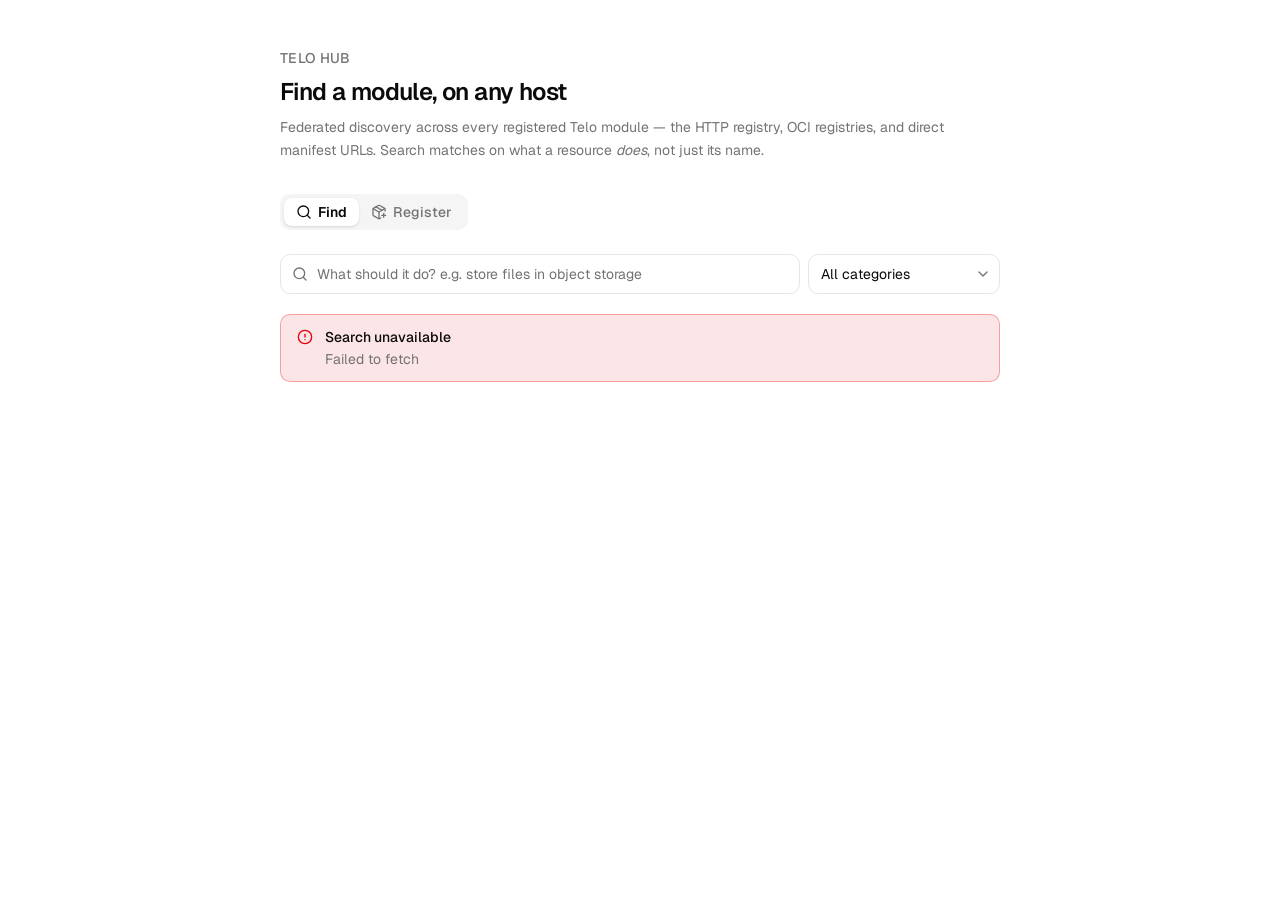
<file: index.html>
<!doctype html>
<html lang="en">
  <head>
    <meta charset="UTF-8" />
    <meta name="viewport" content="width=device-width, initial-scale=1.0" />
    <title>Telo Hub — find a module, on any host</title>
    <meta
      name="description"
      content="Federated discovery across every registered Telo module — search by what a resource does, on the HTTP registry, OCI registries, and direct manifest URLs."
    />
    <link rel="preconnect" href="https://fonts.googleapis.com" />
    <link rel="preconnect" href="https://fonts.gstatic.com" crossorigin />
    <link
      href="https://fonts.googleapis.com/css2?family=Geist:wght@100..900&family=Geist+Mono:wght@100..900&display=swap"
      rel="stylesheet"
    />
    <script type="module" crossorigin src="/assets/index-BsQSoYfR.js"></script>
    <link rel="stylesheet" crossorigin href="/assets/index-DyPN9iXW.css">
  </head>
  <body class="antialiased">
    <div id="root"></div>
  </body>
</html>
</file>
<file: assets/index-DyPN9iXW.css>
/*! tailwindcss v4.2.2 | MIT License | https://tailwindcss.com */@layer properties{@supports (((-webkit-hyphens:none)) and (not (margin-trim:inline))) or ((-moz-orient:inline) and (not (color:rgb(from red r g b)))){*,:before,:after,::backdrop{--tw-translate-x:0;--tw-translate-y:0;--tw-translate-z:0;--tw-border-style:solid;--tw-leading:initial;--tw-font-weight:initial;--tw-tracking:initial;--tw-ordinal:initial;--tw-slashed-zero:initial;--tw-numeric-figure:initial;--tw-numeric-spacing:initial;--tw-numeric-fraction:initial;--tw-shadow:0 0 #0000;--tw-shadow-color:initial;--tw-shadow-alpha:100%;--tw-inset-shadow:0 0 #0000;--tw-inset-shadow-color:initial;--tw-inset-shadow-alpha:100%;--tw-ring-color:initial;--tw-ring-shadow:0 0 #0000;--tw-inset-ring-color:initial;--tw-inset-ring-shadow:0 0 #0000;--tw-ring-inset:initial;--tw-ring-offset-width:0px;--tw-ring-offset-color:#fff;--tw-ring-offset-shadow:0 0 #0000;--tw-outline-style:solid;--tw-blur:initial;--tw-brightness:initial;--tw-contrast:initial;--tw-grayscale:initial;--tw-hue-rotate:initial;--tw-invert:initial;--tw-opacity:initial;--tw-saturate:initial;--tw-sepia:initial;--tw-drop-shadow:initial;--tw-drop-shadow-color:initial;--tw-drop-shadow-alpha:100%;--tw-drop-shadow-size:initial;--tw-duration:initial;--tw-backdrop-blur:initial;--tw-backdrop-brightness:initial;--tw-backdrop-contrast:initial;--tw-backdrop-grayscale:initial;--tw-backdrop-hue-rotate:initial;--tw-backdrop-invert:initial;--tw-backdrop-opacity:initial;--tw-backdrop-saturate:initial;--tw-backdrop-sepia:initial;--tw-animation-delay:0s;--tw-animation-direction:normal;--tw-animation-duration:initial;--tw-animation-fill-mode:none;--tw-animation-iteration-count:1;--tw-enter-blur:0;--tw-enter-opacity:1;--tw-enter-rotate:0;--tw-enter-scale:1;--tw-enter-translate-x:0;--tw-enter-translate-y:0;--tw-exit-blur:0;--tw-exit-opacity:1;--tw-exit-rotate:0;--tw-exit-scale:1;--tw-exit-translate-x:0;--tw-exit-translate-y:0}}}@layer theme{:root,:host{--font-sans:var(--font-geist-sans);--color-black:#000;--spacing:.25rem;--container-md:28rem;--container-2xl:42rem;--container-3xl:48rem;--text-xs:.75rem;--text-xs--line-height:calc(1 / .75);--text-sm:.875rem;--text-sm--line-height:calc(1.25 / .875);--text-base:1rem;--text-base--line-height: 1.5 ;--text-2xl:1.5rem;--text-2xl--line-height:calc(2 / 1.5);--font-weight-medium:500;--font-weight-semibold:600;--tracking-tight:-.025em;--tracking-wide:.025em;--leading-snug:1.375;--leading-relaxed:1.625;--animate-spin:spin 1s linear infinite;--blur-xs:4px;--default-transition-duration:.15s;--default-transition-timing-function:cubic-bezier(.4, 0, .2, 1);--default-font-family:var(--font-geist-sans);--default-mono-font-family:var(--font-geist-mono)}}@layer base{*,:after,:before,::backdrop{box-sizing:border-box;border:0 solid;margin:0;padding:0}::file-selector-button{box-sizing:border-box;border:0 solid;margin:0;padding:0}html,:host{-webkit-text-size-adjust:100%;-moz-tab-size:4;tab-size:4;line-height:1.5;font-family:var(--default-font-family,ui-sans-serif, system-ui, sans-serif, "Apple Color Emoji", "Segoe UI Emoji", "Segoe UI Symbol", "Noto Color Emoji");font-feature-settings:var(--default-font-feature-settings,normal);font-variation-settings:var(--default-font-variation-settings,normal);-webkit-tap-highlight-color:transparent}hr{height:0;color:inherit;border-top-width:1px}abbr:where([title]){-webkit-text-decoration:underline dotted;text-decoration:underline dotted}h1,h2,h3,h4,h5,h6{font-size:inherit;font-weight:inherit}a{color:inherit;-webkit-text-decoration:inherit;text-decoration:inherit}b,strong{font-weight:bolder}code,kbd,samp,pre{font-family:var(--default-mono-font-family,ui-monospace, SFMono-Regular, Menlo, Monaco, Consolas, "Liberation Mono", "Courier New", monospace);font-feature-settings:var(--default-mono-font-feature-settings,normal);font-variation-settings:var(--default-mono-font-variation-settings,normal);font-size:1em}small{font-size:80%}sub,sup{vertical-align:baseline;font-size:75%;line-height:0;position:relative}sub{bottom:-.25em}sup{top:-.5em}table{text-indent:0;border-color:inherit;border-collapse:collapse}:-moz-focusring{outline:auto}progress{vertical-align:baseline}summary{display:list-item}ol,ul,menu{list-style:none}img,svg,video,canvas,audio,iframe,embed,object{vertical-align:middle;display:block}img,video{max-width:100%;height:auto}button,input,select,optgroup,textarea{font:inherit;font-feature-settings:inherit;font-variation-settings:inherit;letter-spacing:inherit;color:inherit;opacity:1;background-color:#0000;border-radius:0}::file-selector-button{font:inherit;font-feature-settings:inherit;font-variation-settings:inherit;letter-spacing:inherit;color:inherit;opacity:1;background-color:#0000;border-radius:0}:where(select:is([multiple],[size])) optgroup{font-weight:bolder}:where(select:is([multiple],[size])) optgroup option{padding-inline-start:20px}::file-selector-button{margin-inline-end:4px}::placeholder{opacity:1}@supports (not ((-webkit-appearance:-apple-pay-button))) or (contain-intrinsic-size:1px){::placeholder{color:currentColor}@supports (color:color-mix(in lab,red,red)){::placeholder{color:color-mix(in oklab,currentcolor 50%,transparent)}}}textarea{resize:vertical}::-webkit-search-decoration{-webkit-appearance:none}::-webkit-date-and-time-value{min-height:1lh;text-align:inherit}::-webkit-datetime-edit{display:inline-flex}::-webkit-datetime-edit-fields-wrapper{padding:0}::-webkit-datetime-edit{padding-block:0}::-webkit-datetime-edit-year-field{padding-block:0}::-webkit-datetime-edit-month-field{padding-block:0}::-webkit-datetime-edit-day-field{padding-block:0}::-webkit-datetime-edit-hour-field{padding-block:0}::-webkit-datetime-edit-minute-field{padding-block:0}::-webkit-datetime-edit-second-field{padding-block:0}::-webkit-datetime-edit-millisecond-field{padding-block:0}::-webkit-datetime-edit-meridiem-field{padding-block:0}::-webkit-calendar-picker-indicator{line-height:1}:-moz-ui-invalid{box-shadow:none}button,input:where([type=button],[type=reset],[type=submit]){-webkit-appearance:button;-moz-appearance:button;appearance:button}::file-selector-button{-webkit-appearance:button;-moz-appearance:button;appearance:button}::-webkit-inner-spin-button{height:auto}::-webkit-outer-spin-button{height:auto}[hidden]:where(:not([hidden=until-found])){display:none!important}}@layer components;@layer utilities{.pointer-events-none{pointer-events:none}.sr-only{clip-path:inset(50%);white-space:nowrap;border-width:0;width:1px;height:1px;margin:-1px;padding:0;position:absolute;overflow:hidden}.absolute{position:absolute}.fixed{position:fixed}.relative{position:relative}.static{position:static}.inset-0{inset:calc(var(--spacing) * 0)}.inset-y-0{inset-block:calc(var(--spacing) * 0)}.start{inset-inline-start:var(--spacing)}.top-1\/2{top:50%}.top-3{top:calc(var(--spacing) * 3)}.right-0{right:calc(var(--spacing) * 0)}.right-2{right:calc(var(--spacing) * 2)}.right-3{right:calc(var(--spacing) * 3)}.left-3{left:calc(var(--spacing) * 3)}.isolate{isolation:isolate}.z-10{z-index:10}.z-50{z-index:50}.-mx-1{margin-inline:calc(var(--spacing) * -1)}.mx-auto{margin-inline:auto}.my-1{margin-block:calc(var(--spacing) * 1)}.mt-0\.5{margin-top:calc(var(--spacing) * .5)}.mt-1{margin-top:calc(var(--spacing) * 1)}.-ml-2{margin-left:calc(var(--spacing) * -2)}.ml-auto{margin-left:auto}.line-clamp-2{-webkit-line-clamp:2;-webkit-box-orient:vertical;display:-webkit-box;overflow:hidden}.block{display:block}.contents{display:contents}.flex{display:flex}.grid{display:grid}.inline{display:inline}.inline-flex{display:inline-flex}.size-3{width:calc(var(--spacing) * 3);height:calc(var(--spacing) * 3)}.size-3\.5{width:calc(var(--spacing) * 3.5);height:calc(var(--spacing) * 3.5)}.size-4{width:calc(var(--spacing) * 4);height:calc(var(--spacing) * 4)}.size-9{width:calc(var(--spacing) * 9);height:calc(var(--spacing) * 9)}.h-8{height:calc(var(--spacing) * 8)}.h-9{height:calc(var(--spacing) * 9)}.h-10{height:calc(var(--spacing) * 10)}.h-full{height:100%}.h-px{height:1px}.max-h-\(--radix-select-content-available-height\){max-height:var(--radix-select-content-available-height)}.min-h-dvh{min-height:100dvh}.w-72{width:calc(var(--spacing) * 72)}.w-fit{width:fit-content}.w-full{width:100%}.max-w-2xl{max-width:var(--container-2xl)}.max-w-3xl{max-width:var(--container-3xl)}.max-w-\[min\(20rem\,calc\(100vw-2rem\)\)\]{max-width:min(20rem,100vw - 2rem)}.max-w-md{max-width:var(--container-md)}.min-w-0{min-width:calc(var(--spacing) * 0)}.min-w-36{min-width:calc(var(--spacing) * 36)}.flex-1{flex:1}.shrink{flex-shrink:1}.shrink-0{flex-shrink:0}.origin-\(--radix-popover-content-transform-origin\){transform-origin:var(--radix-popover-content-transform-origin)}.origin-\(--radix-select-content-transform-origin\){transform-origin:var(--radix-select-content-transform-origin)}.-translate-y-1\/2{--tw-translate-y: -50% ;translate:var(--tw-translate-x) var(--tw-translate-y)}.animate-spin{animation:var(--animate-spin)}.cursor-default{cursor:default}.cursor-pointer{cursor:pointer}.scroll-my-1{scroll-margin-block:calc(var(--spacing) * 1)}.flex-col{flex-direction:column}.flex-wrap{flex-wrap:wrap}.place-content-center{place-content:center}.items-baseline{align-items:baseline}.items-center{align-items:center}.items-start{align-items:flex-start}.justify-between{justify-content:space-between}.justify-center{justify-content:center}.gap-0\.5{gap:calc(var(--spacing) * .5)}.gap-1{gap:calc(var(--spacing) * 1)}.gap-1\.5{gap:calc(var(--spacing) * 1.5)}.gap-2{gap:calc(var(--spacing) * 2)}.gap-2\.5{gap:calc(var(--spacing) * 2.5)}.gap-3{gap:calc(var(--spacing) * 3)}.gap-4{gap:calc(var(--spacing) * 4)}.gap-5{gap:calc(var(--spacing) * 5)}.gap-6{gap:calc(var(--spacing) * 6)}.gap-8{gap:calc(var(--spacing) * 8)}.gap-x-1\.5{column-gap:calc(var(--spacing) * 1.5)}.gap-x-2{column-gap:calc(var(--spacing) * 2)}.gap-x-3{column-gap:calc(var(--spacing) * 3)}.gap-x-4{column-gap:calc(var(--spacing) * 4)}.gap-y-1{row-gap:calc(var(--spacing) * 1)}.gap-y-1\.5{row-gap:calc(var(--spacing) * 1.5)}.self-start{align-self:flex-start}.truncate{text-overflow:ellipsis;white-space:nowrap;overflow:hidden}.overflow-x-auto{overflow-x:auto}.overflow-x-hidden{overflow-x:hidden}.overflow-y-auto{overflow-y:auto}.rounded{border-radius:.25rem}.rounded-\[4px\]{border-radius:4px}.rounded-lg{border-radius:var(--radius)}.rounded-md{border-radius:calc(var(--radius) - 2px)}.border{border-style:var(--tw-border-style);border-width:1px}.border-l{border-left-style:var(--tw-border-style);border-left-width:1px}.border-l-2{border-left-style:var(--tw-border-style);border-left-width:2px}.border-border{border-color:var(--border)}.border-destructive\/30{border-color:var(--destructive)}@supports (color:color-mix(in lab,red,red)){.border-destructive\/30{border-color:color-mix(in oklab,var(--destructive) 30%,transparent)}}.border-input{border-color:var(--input)}.border-muted{border-color:var(--muted)}.border-success\/30{border-color:var(--success)}@supports (color:color-mix(in lab,red,red)){.border-success\/30{border-color:color-mix(in oklab,var(--success) 30%,transparent)}}.border-transparent{border-color:#0000}.bg-background{background-color:var(--background)}.bg-black\/10{background-color:#0000001a}@supports (color:color-mix(in lab,red,red)){.bg-black\/10{background-color:color-mix(in oklab,var(--color-black) 10%,transparent)}}.bg-border{background-color:var(--border)}.bg-destructive\/10{background-color:var(--destructive)}@supports (color:color-mix(in lab,red,red)){.bg-destructive\/10{background-color:color-mix(in oklab,var(--destructive) 10%,transparent)}}.bg-muted{background-color:var(--muted)}.bg-popover{background-color:var(--popover)}.bg-primary,.bg-primary\/10{background-color:var(--primary)}@supports (color:color-mix(in lab,red,red)){.bg-primary\/10{background-color:color-mix(in oklab,var(--primary) 10%,transparent)}}.bg-secondary{background-color:var(--secondary)}.bg-success\/10{background-color:var(--success)}@supports (color:color-mix(in lab,red,red)){.bg-success\/10{background-color:color-mix(in oklab,var(--success) 10%,transparent)}}.bg-transparent{background-color:#0000}.bg-clip-padding{background-clip:padding-box}.p-1{padding:calc(var(--spacing) * 1)}.p-2\.5{padding:calc(var(--spacing) * 2.5)}.p-5{padding:calc(var(--spacing) * 5)}.px-1{padding-inline:calc(var(--spacing) * 1)}.px-1\.5{padding-inline:calc(var(--spacing) * 1.5)}.px-3{padding-inline:calc(var(--spacing) * 3)}.px-3\.5{padding-inline:calc(var(--spacing) * 3.5)}.px-4{padding-inline:calc(var(--spacing) * 4)}.px-6{padding-inline:calc(var(--spacing) * 6)}.py-0\.5{padding-block:calc(var(--spacing) * .5)}.py-1{padding-block:calc(var(--spacing) * 1)}.py-1\.5{padding-block:calc(var(--spacing) * 1.5)}.py-2{padding-block:calc(var(--spacing) * 2)}.py-3{padding-block:calc(var(--spacing) * 3)}.py-6{padding-block:calc(var(--spacing) * 6)}.py-12{padding-block:calc(var(--spacing) * 12)}.pt-0\.5{padding-top:calc(var(--spacing) * .5)}.pt-1{padding-top:calc(var(--spacing) * 1)}.pr-2{padding-right:calc(var(--spacing) * 2)}.pr-8{padding-right:calc(var(--spacing) * 8)}.pr-10{padding-right:calc(var(--spacing) * 10)}.pl-1\.5{padding-left:calc(var(--spacing) * 1.5)}.pl-3{padding-left:calc(var(--spacing) * 3)}.pl-9{padding-left:calc(var(--spacing) * 9)}.text-left{text-align:left}.font-mono{font-family:var(--font-geist-mono)}.text-2xl{font-size:var(--text-2xl);line-height:var(--tw-leading,var(--text-2xl--line-height))}.text-base{font-size:var(--text-base);line-height:var(--tw-leading,var(--text-base--line-height))}.text-sm{font-size:var(--text-sm);line-height:var(--tw-leading,var(--text-sm--line-height))}.text-xs{font-size:var(--text-xs);line-height:var(--tw-leading,var(--text-xs--line-height))}.text-\[0\.8rem\]{font-size:.8rem}.text-\[11px\]{font-size:11px}.leading-relaxed{--tw-leading:var(--leading-relaxed);line-height:var(--leading-relaxed)}.leading-snug{--tw-leading:var(--leading-snug);line-height:var(--leading-snug)}.font-medium{--tw-font-weight:var(--font-weight-medium);font-weight:var(--font-weight-medium)}.font-semibold{--tw-font-weight:var(--font-weight-semibold);font-weight:var(--font-weight-semibold)}.tracking-tight{--tw-tracking:var(--tracking-tight);letter-spacing:var(--tracking-tight)}.tracking-wide{--tw-tracking:var(--tracking-wide);letter-spacing:var(--tracking-wide)}.break-all{word-break:break-all}.whitespace-nowrap{white-space:nowrap}.text-current{color:currentColor}.text-destructive{color:var(--destructive)}.text-foreground{color:var(--foreground)}.text-muted-foreground{color:var(--muted-foreground)}.text-popover-foreground{color:var(--popover-foreground)}.text-primary{color:var(--primary)}.text-primary-foreground{color:var(--primary-foreground)}.text-secondary-foreground{color:var(--secondary-foreground)}.text-success{color:var(--success)}.uppercase{text-transform:uppercase}.tabular-nums{--tw-numeric-spacing:tabular-nums;font-variant-numeric:var(--tw-ordinal,) var(--tw-slashed-zero,) var(--tw-numeric-figure,) var(--tw-numeric-spacing,) var(--tw-numeric-fraction,)}.underline-offset-2{text-underline-offset:2px}.underline-offset-4{text-underline-offset:4px}.antialiased{-webkit-font-smoothing:antialiased;-moz-osx-font-smoothing:grayscale}.opacity-70{opacity:.7}.shadow-lg{--tw-shadow:0 10px 15px -3px var(--tw-shadow-color,#0000001a), 0 4px 6px -4px var(--tw-shadow-color,#0000001a);box-shadow:var(--tw-inset-shadow),var(--tw-inset-ring-shadow),var(--tw-ring-offset-shadow),var(--tw-ring-shadow),var(--tw-shadow)}.shadow-md{--tw-shadow:0 4px 6px -1px var(--tw-shadow-color,#0000001a), 0 2px 4px -2px var(--tw-shadow-color,#0000001a);box-shadow:var(--tw-inset-shadow),var(--tw-inset-ring-shadow),var(--tw-ring-offset-shadow),var(--tw-ring-shadow),var(--tw-shadow)}.ring-1{--tw-ring-shadow:var(--tw-ring-inset,) 0 0 0 calc(1px + var(--tw-ring-offset-width)) var(--tw-ring-color,currentcolor);box-shadow:var(--tw-inset-shadow),var(--tw-inset-ring-shadow),var(--tw-ring-offset-shadow),var(--tw-ring-shadow),var(--tw-shadow)}.ring-foreground\/10{--tw-ring-color:var(--foreground)}@supports (color:color-mix(in lab,red,red)){.ring-foreground\/10{--tw-ring-color:color-mix(in oklab, var(--foreground) 10%, transparent)}}.outline-hidden{--tw-outline-style:none;outline-style:none}@media(forced-colors:active){.outline-hidden{outline-offset:2px;outline:2px solid #0000}}.outline{outline-style:var(--tw-outline-style);outline-width:1px}.filter{filter:var(--tw-blur,) var(--tw-brightness,) var(--tw-contrast,) var(--tw-grayscale,) var(--tw-hue-rotate,) var(--tw-invert,) var(--tw-saturate,) var(--tw-sepia,) var(--tw-drop-shadow,)}.transition-all{transition-property:all;transition-timing-function:var(--tw-ease,var(--default-transition-timing-function));transition-duration:var(--tw-duration,var(--default-transition-duration))}.transition-colors{transition-property:color,background-color,border-color,outline-color,text-decoration-color,fill,stroke,--tw-gradient-from,--tw-gradient-via,--tw-gradient-to;transition-timing-function:var(--tw-ease,var(--default-transition-timing-function));transition-duration:var(--tw-duration,var(--default-transition-duration))}.transition-transform{transition-property:transform,translate,scale,rotate;transition-timing-function:var(--tw-ease,var(--default-transition-timing-function));transition-duration:var(--tw-duration,var(--default-transition-duration))}.transition-none{transition-property:none}.duration-100{--tw-duration:.1s;transition-duration:.1s}.duration-150{--tw-duration:.15s;transition-duration:.15s}.duration-200{--tw-duration:.2s;transition-duration:.2s}.outline-none{--tw-outline-style:none;outline-style:none}.select-none{-webkit-user-select:none;user-select:none}.running{animation-play-state:running}.group-data-\[state\=open\]\:rotate-90:is(:where(.group)[data-state=open] *){rotate:90deg}.placeholder\:text-muted-foreground::placeholder{color:var(--muted-foreground)}@media(hover:hover){.hover\:bg-muted:hover,.hover\:bg-muted\/60:hover{background-color:var(--muted)}@supports (color:color-mix(in lab,red,red)){.hover\:bg-muted\/60:hover{background-color:color-mix(in oklab,var(--muted) 60%,transparent)}}.hover\:bg-primary\/80:hover{background-color:var(--primary)}@supports (color:color-mix(in lab,red,red)){.hover\:bg-primary\/80:hover{background-color:color-mix(in oklab,var(--primary) 80%,transparent)}}.hover\:bg-secondary\/80:hover{background-color:var(--secondary)}@supports (color:color-mix(in lab,red,red)){.hover\:bg-secondary\/80:hover{background-color:color-mix(in oklab,var(--secondary) 80%,transparent)}}.hover\:text-foreground:hover{color:var(--foreground)}.hover\:underline:hover{text-decoration-line:underline}}.focus\:bg-muted:focus{background-color:var(--muted)}.focus\:text-foreground:focus{color:var(--foreground)}.focus-visible\:border-ring:focus-visible{border-color:var(--ring)}.focus-visible\:underline:focus-visible{text-decoration-line:underline}.focus-visible\:ring-2:focus-visible{--tw-ring-shadow:var(--tw-ring-inset,) 0 0 0 calc(2px + var(--tw-ring-offset-width)) var(--tw-ring-color,currentcolor);box-shadow:var(--tw-inset-shadow),var(--tw-inset-ring-shadow),var(--tw-ring-offset-shadow),var(--tw-ring-shadow),var(--tw-shadow)}.focus-visible\:ring-3:focus-visible{--tw-ring-shadow:var(--tw-ring-inset,) 0 0 0 calc(3px + var(--tw-ring-offset-width)) var(--tw-ring-color,currentcolor);box-shadow:var(--tw-inset-shadow),var(--tw-inset-ring-shadow),var(--tw-ring-offset-shadow),var(--tw-ring-shadow),var(--tw-shadow)}.focus-visible\:ring-ring\/50:focus-visible{--tw-ring-color:var(--ring)}@supports (color:color-mix(in lab,red,red)){.focus-visible\:ring-ring\/50:focus-visible{--tw-ring-color:color-mix(in oklab, var(--ring) 50%, transparent)}}.focus-visible\:outline-none:focus-visible{--tw-outline-style:none;outline-style:none}.disabled\:pointer-events-none:disabled{pointer-events:none}.disabled\:cursor-not-allowed:disabled{cursor:not-allowed}.disabled\:opacity-50:disabled{opacity:.5}.has-focus-visible\:bg-muted\/60:has(:focus-visible){background-color:var(--muted)}@supports (color:color-mix(in lab,red,red)){.has-focus-visible\:bg-muted\/60:has(:focus-visible){background-color:color-mix(in oklab,var(--muted) 60%,transparent)}}.data-closed\:animate-out[data-closed]{animation:exit var(--tw-animation-duration,var(--tw-duration,.15s))var(--tw-ease,ease)var(--tw-animation-delay,0s)var(--tw-animation-iteration-count,1)var(--tw-animation-direction,normal)var(--tw-animation-fill-mode,none)}.data-closed\:fade-out-0[data-closed]{--tw-exit-opacity:0}.data-closed\:zoom-out-95[data-closed]{--tw-exit-scale:.95}.data-disabled\:pointer-events-none[data-disabled]{pointer-events:none}.data-disabled\:opacity-50[data-disabled]{opacity:.5}.data-open\:animate-in[data-open]{animation:enter var(--tw-animation-duration,var(--tw-duration,.15s))var(--tw-ease,ease)var(--tw-animation-delay,0s)var(--tw-animation-iteration-count,1)var(--tw-animation-direction,normal)var(--tw-animation-fill-mode,none)}.data-open\:fade-in-0[data-open]{--tw-enter-opacity:0}.data-open\:zoom-in-95[data-open]{--tw-enter-scale:.95}.data-placeholder\:text-muted-foreground[data-placeholder]{color:var(--muted-foreground)}.data-\[position\=popper\]\:w-full[data-position=popper]{width:100%}.data-\[position\=popper\]\:min-w-\(--radix-select-trigger-width\)[data-position=popper]{min-width:var(--radix-select-trigger-width)}.data-\[side\=bottom\]\:translate-y-1[data-side=bottom]{--tw-translate-y:calc(var(--spacing) * 1);translate:var(--tw-translate-x) var(--tw-translate-y)}.data-\[side\=bottom\]\:slide-in-from-top-2[data-side=bottom]{--tw-enter-translate-y:calc(2*var(--spacing)*-1)}.data-\[side\=left\]\:slide-in-from-right-2[data-side=left]{--tw-enter-translate-x:calc(2*var(--spacing))}.data-\[side\=right\]\:slide-in-from-left-2[data-side=right]{--tw-enter-translate-x:calc(2*var(--spacing)*-1)}.data-\[side\=top\]\:-translate-y-1[data-side=top]{--tw-translate-y:calc(var(--spacing) * -1);translate:var(--tw-translate-x) var(--tw-translate-y)}.data-\[side\=top\]\:slide-in-from-bottom-2[data-side=top]{--tw-enter-translate-y:calc(2*var(--spacing))}.data-\[size\=default\]\:h-10[data-size=default]{height:calc(var(--spacing) * 10)}.data-\[size\=sm\]\:h-8[data-size=sm]{height:calc(var(--spacing) * 8)}:is(.\*\:data-\[slot\=select-value\]\:line-clamp-1>*)[data-slot=select-value]{-webkit-line-clamp:1;-webkit-box-orient:vertical;display:-webkit-box;overflow:hidden}:is(.\*\:data-\[slot\=select-value\]\:flex>*)[data-slot=select-value]{display:flex}:is(.\*\:data-\[slot\=select-value\]\:items-center>*)[data-slot=select-value]{align-items:center}:is(.\*\:data-\[slot\=select-value\]\:gap-1\.5>*)[data-slot=select-value]{gap:calc(var(--spacing) * 1.5)}.data-\[state\=active\]\:bg-background[data-state=active]{background-color:var(--background)}.data-\[state\=active\]\:font-semibold[data-state=active]{--tw-font-weight:var(--font-weight-semibold);font-weight:var(--font-weight-semibold)}.data-\[state\=active\]\:text-foreground[data-state=active]{color:var(--foreground)}.data-\[state\=active\]\:shadow-sm[data-state=active]{--tw-shadow:0 1px 3px 0 var(--tw-shadow-color,#0000001a), 0 1px 2px -1px var(--tw-shadow-color,#0000001a);box-shadow:var(--tw-inset-shadow),var(--tw-inset-ring-shadow),var(--tw-ring-offset-shadow),var(--tw-ring-shadow),var(--tw-shadow)}.data-\[state\=checked\]\:border-primary[data-state=checked]{border-color:var(--primary)}.data-\[state\=checked\]\:bg-primary[data-state=checked]{background-color:var(--primary)}.data-\[state\=checked\]\:text-primary-foreground[data-state=checked]{color:var(--primary-foreground)}.data-\[state\=closed\]\:animate-out[data-state=closed]{animation:exit var(--tw-animation-duration,var(--tw-duration,.15s))var(--tw-ease,ease)var(--tw-animation-delay,0s)var(--tw-animation-iteration-count,1)var(--tw-animation-direction,normal)var(--tw-animation-fill-mode,none)}.data-\[state\=closed\]\:fade-out-0[data-state=closed]{--tw-exit-opacity:0}.data-\[state\=closed\]\:slide-out-to-right[data-state=closed]{--tw-exit-translate-x:100%}.data-\[state\=open\]\:animate-in[data-state=open]{animation:enter var(--tw-animation-duration,var(--tw-duration,.15s))var(--tw-ease,ease)var(--tw-animation-delay,0s)var(--tw-animation-iteration-count,1)var(--tw-animation-direction,normal)var(--tw-animation-fill-mode,none)}.data-\[state\=open\]\:fade-in-0[data-state=open]{--tw-enter-opacity:0}.data-\[state\=open\]\:slide-in-from-right[data-state=open]{--tw-enter-translate-x:100%}@supports ((-webkit-backdrop-filter:var(--tw)) or (backdrop-filter:var(--tw))){.supports-backdrop-filter\:backdrop-blur-xs{--tw-backdrop-blur:blur(var(--blur-xs));-webkit-backdrop-filter:var(--tw-backdrop-blur,) var(--tw-backdrop-brightness,) var(--tw-backdrop-contrast,) var(--tw-backdrop-grayscale,) var(--tw-backdrop-hue-rotate,) var(--tw-backdrop-invert,) var(--tw-backdrop-opacity,) var(--tw-backdrop-saturate,) var(--tw-backdrop-sepia,);backdrop-filter:var(--tw-backdrop-blur,) var(--tw-backdrop-brightness,) var(--tw-backdrop-contrast,) var(--tw-backdrop-grayscale,) var(--tw-backdrop-hue-rotate,) var(--tw-backdrop-invert,) var(--tw-backdrop-opacity,) var(--tw-backdrop-saturate,) var(--tw-backdrop-sepia,)}}@media(min-width:40rem){.sm\:w-48{width:calc(var(--spacing) * 48)}.sm\:flex-row{flex-direction:row}}@media(min-width:48rem){.md\:text-sm{font-size:var(--text-sm);line-height:var(--tw-leading,var(--text-sm--line-height))}}.dark\:border-input:is(.dark *){border-color:var(--input)}.dark\:bg-input\/30:is(.dark *){background-color:var(--input)}@supports (color:color-mix(in lab,red,red)){.dark\:bg-input\/30:is(.dark *){background-color:color-mix(in oklab,var(--input) 30%,transparent)}}@media(hover:hover){.dark\:hover\:bg-input\/50:is(.dark *):hover{background-color:var(--input)}@supports (color:color-mix(in lab,red,red)){.dark\:hover\:bg-input\/50:is(.dark *):hover{background-color:color-mix(in oklab,var(--input) 50%,transparent)}}.dark\:hover\:bg-muted\/50:is(.dark *):hover{background-color:var(--muted)}@supports (color:color-mix(in lab,red,red)){.dark\:hover\:bg-muted\/50:is(.dark *):hover{background-color:color-mix(in oklab,var(--muted) 50%,transparent)}}}.\[\&_svg\]\:pointer-events-none svg{pointer-events:none}.\[\&_svg\]\:shrink-0 svg{flex-shrink:0}.\[\&_svg\:not\(\[class\*\=\'size-\'\]\)\]\:size-4 svg:not([class*=size-]){width:calc(var(--spacing) * 4);height:calc(var(--spacing) * 4)}.\[\&\>svg\]\:size-3\.5>svg{width:calc(var(--spacing) * 3.5);height:calc(var(--spacing) * 3.5)}}@property --tw-animation-delay{syntax:"*";inherits:false;initial-value:0s}@property --tw-animation-direction{syntax:"*";inherits:false;initial-value:normal}@property --tw-animation-duration{syntax:"*";inherits:false}@property --tw-animation-fill-mode{syntax:"*";inherits:false;initial-value:none}@property --tw-animation-iteration-count{syntax:"*";inherits:false;initial-value:1}@property --tw-enter-blur{syntax:"*";inherits:false;initial-value:0}@property --tw-enter-opacity{syntax:"*";inherits:false;initial-value:1}@property --tw-enter-rotate{syntax:"*";inherits:false;initial-value:0}@property --tw-enter-scale{syntax:"*";inherits:false;initial-value:1}@property --tw-enter-translate-x{syntax:"*";inherits:false;initial-value:0}@property --tw-enter-translate-y{syntax:"*";inherits:false;initial-value:0}@property --tw-exit-blur{syntax:"*";inherits:false;initial-value:0}@property --tw-exit-opacity{syntax:"*";inherits:false;initial-value:1}@property --tw-exit-rotate{syntax:"*";inherits:false;initial-value:0}@property --tw-exit-scale{syntax:"*";inherits:false;initial-value:1}@property --tw-exit-translate-x{syntax:"*";inherits:false;initial-value:0}@property --tw-exit-translate-y{syntax:"*";inherits:false;initial-value:0}:root{--font-geist-sans:"Geist", sans-serif;--font-geist-mono:"Geist Mono", monospace;--radius:.625rem;--background:oklch(100% 0 0);--foreground:oklch(14.5% 0 0);--card:oklch(100% 0 0);--card-foreground:oklch(14.5% 0 0);--popover:oklch(100% 0 0);--popover-foreground:oklch(14.5% 0 0);--primary:oklch(20.5% 0 0);--primary-foreground:oklch(98.5% 0 0);--secondary:oklch(97% 0 0);--secondary-foreground:oklch(20.5% 0 0);--muted:oklch(97% 0 0);--muted-foreground:oklch(55.6% 0 0);--accent:oklch(97% 0 0);--accent-foreground:oklch(20.5% 0 0);--destructive:oklch(57.7% .245 27.325);--success:oklch(52% .13 150);--border:oklch(92.2% 0 0);--input:oklch(92.2% 0 0);--ring:oklch(70.8% 0 0)}.dark{--background:oklch(14.5% 0 0);--foreground:oklch(98.5% 0 0);--card:oklch(18.5% 0 0);--card-foreground:oklch(98.5% 0 0);--popover:oklch(14.5% 0 0);--popover-foreground:oklch(98.5% 0 0);--primary:oklch(98.5% 0 0);--primary-foreground:oklch(20.5% 0 0);--secondary:oklch(26.9% 0 0);--secondary-foreground:oklch(98.5% 0 0);--muted:oklch(26.9% 0 0);--muted-foreground:oklch(70.8% 0 0);--accent:oklch(26.9% 0 0);--accent-foreground:oklch(98.5% 0 0);--destructive:oklch(70.4% .191 22.216);--success:oklch(70% .14 155);--border:oklch(26.9% 0 0);--input:oklch(26.9% 0 0);--ring:oklch(55.6% 0 0)}body{background:var(--background);color:var(--foreground);font-family:var(--font-sans)}@property --tw-translate-x{syntax:"*";inherits:false;initial-value:0}@property --tw-translate-y{syntax:"*";inherits:false;initial-value:0}@property --tw-translate-z{syntax:"*";inherits:false;initial-value:0}@property --tw-border-style{syntax:"*";inherits:false;initial-value:solid}@property --tw-leading{syntax:"*";inherits:false}@property --tw-font-weight{syntax:"*";inherits:false}@property --tw-tracking{syntax:"*";inherits:false}@property --tw-ordinal{syntax:"*";inherits:false}@property --tw-slashed-zero{syntax:"*";inherits:false}@property --tw-numeric-figure{syntax:"*";inherits:false}@property --tw-numeric-spacing{syntax:"*";inherits:false}@property --tw-numeric-fraction{syntax:"*";inherits:false}@property --tw-shadow{syntax:"*";inherits:false;initial-value:0 0 #0000}@property --tw-shadow-color{syntax:"*";inherits:false}@property --tw-shadow-alpha{syntax:"<percentage>";inherits:false;initial-value:100%}@property --tw-inset-shadow{syntax:"*";inherits:false;initial-value:0 0 #0000}@property --tw-inset-shadow-color{syntax:"*";inherits:false}@property --tw-inset-shadow-alpha{syntax:"<percentage>";inherits:false;initial-value:100%}@property --tw-ring-color{syntax:"*";inherits:false}@property --tw-ring-shadow{syntax:"*";inherits:false;initial-value:0 0 #0000}@property --tw-inset-ring-color{syntax:"*";inherits:false}@property --tw-inset-ring-shadow{syntax:"*";inherits:false;initial-value:0 0 #0000}@property --tw-ring-inset{syntax:"*";inherits:false}@property --tw-ring-offset-width{syntax:"<length>";inherits:false;initial-value:0}@property --tw-ring-offset-color{syntax:"*";inherits:false;initial-value:#fff}@property --tw-ring-offset-shadow{syntax:"*";inherits:false;initial-value:0 0 #0000}@property --tw-outline-style{syntax:"*";inherits:false;initial-value:solid}@property --tw-blur{syntax:"*";inherits:false}@property --tw-brightness{syntax:"*";inherits:false}@property --tw-contrast{syntax:"*";inherits:false}@property --tw-grayscale{syntax:"*";inherits:false}@property --tw-hue-rotate{syntax:"*";inherits:false}@property --tw-invert{syntax:"*";inherits:false}@property --tw-opacity{syntax:"*";inherits:false}@property --tw-saturate{syntax:"*";inherits:false}@property --tw-sepia{syntax:"*";inherits:false}@property --tw-drop-shadow{syntax:"*";inherits:false}@property --tw-drop-shadow-color{syntax:"*";inherits:false}@property --tw-drop-shadow-alpha{syntax:"<percentage>";inherits:false;initial-value:100%}@property --tw-drop-shadow-size{syntax:"*";inherits:false}@property --tw-duration{syntax:"*";inherits:false}@property --tw-backdrop-blur{syntax:"*";inherits:false}@property --tw-backdrop-brightness{syntax:"*";inherits:false}@property --tw-backdrop-contrast{syntax:"*";inherits:false}@property --tw-backdrop-grayscale{syntax:"*";inherits:false}@property --tw-backdrop-hue-rotate{syntax:"*";inherits:false}@property --tw-backdrop-invert{syntax:"*";inherits:false}@property --tw-backdrop-opacity{syntax:"*";inherits:false}@property --tw-backdrop-saturate{syntax:"*";inherits:false}@property --tw-backdrop-sepia{syntax:"*";inherits:false}@keyframes spin{to{transform:rotate(360deg)}}@keyframes enter{0%{opacity:var(--tw-enter-opacity,1);transform:translate3d(var(--tw-enter-translate-x,0),var(--tw-enter-translate-y,0),0)scale3d(var(--tw-enter-scale,1),var(--tw-enter-scale,1),var(--tw-enter-scale,1))rotate(var(--tw-enter-rotate,0));filter:blur(var(--tw-enter-blur,0))}}@keyframes exit{to{opacity:var(--tw-exit-opacity,1);transform:translate3d(var(--tw-exit-translate-x,0),var(--tw-exit-translate-y,0),0)scale3d(var(--tw-exit-scale,1),var(--tw-exit-scale,1),var(--tw-exit-scale,1))rotate(var(--tw-exit-rotate,0));filter:blur(var(--tw-exit-blur,0))}}
</file>
